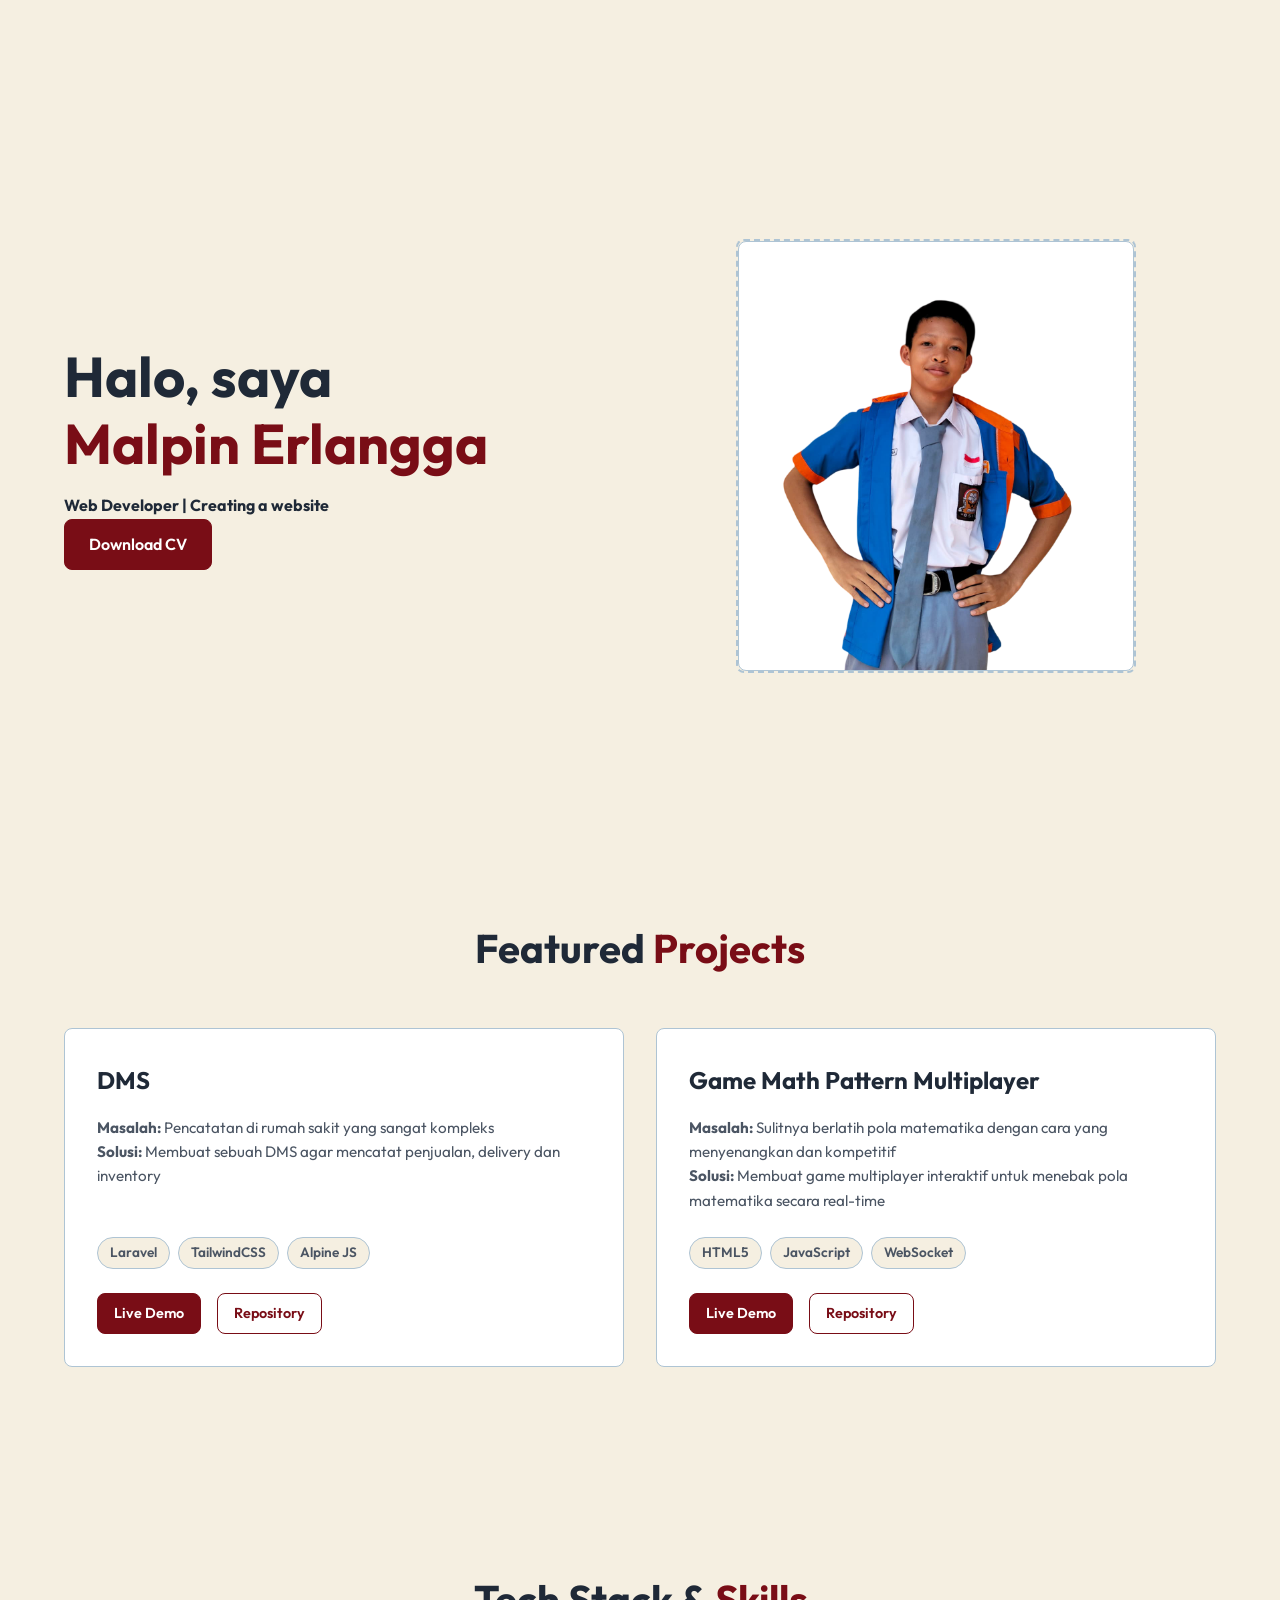
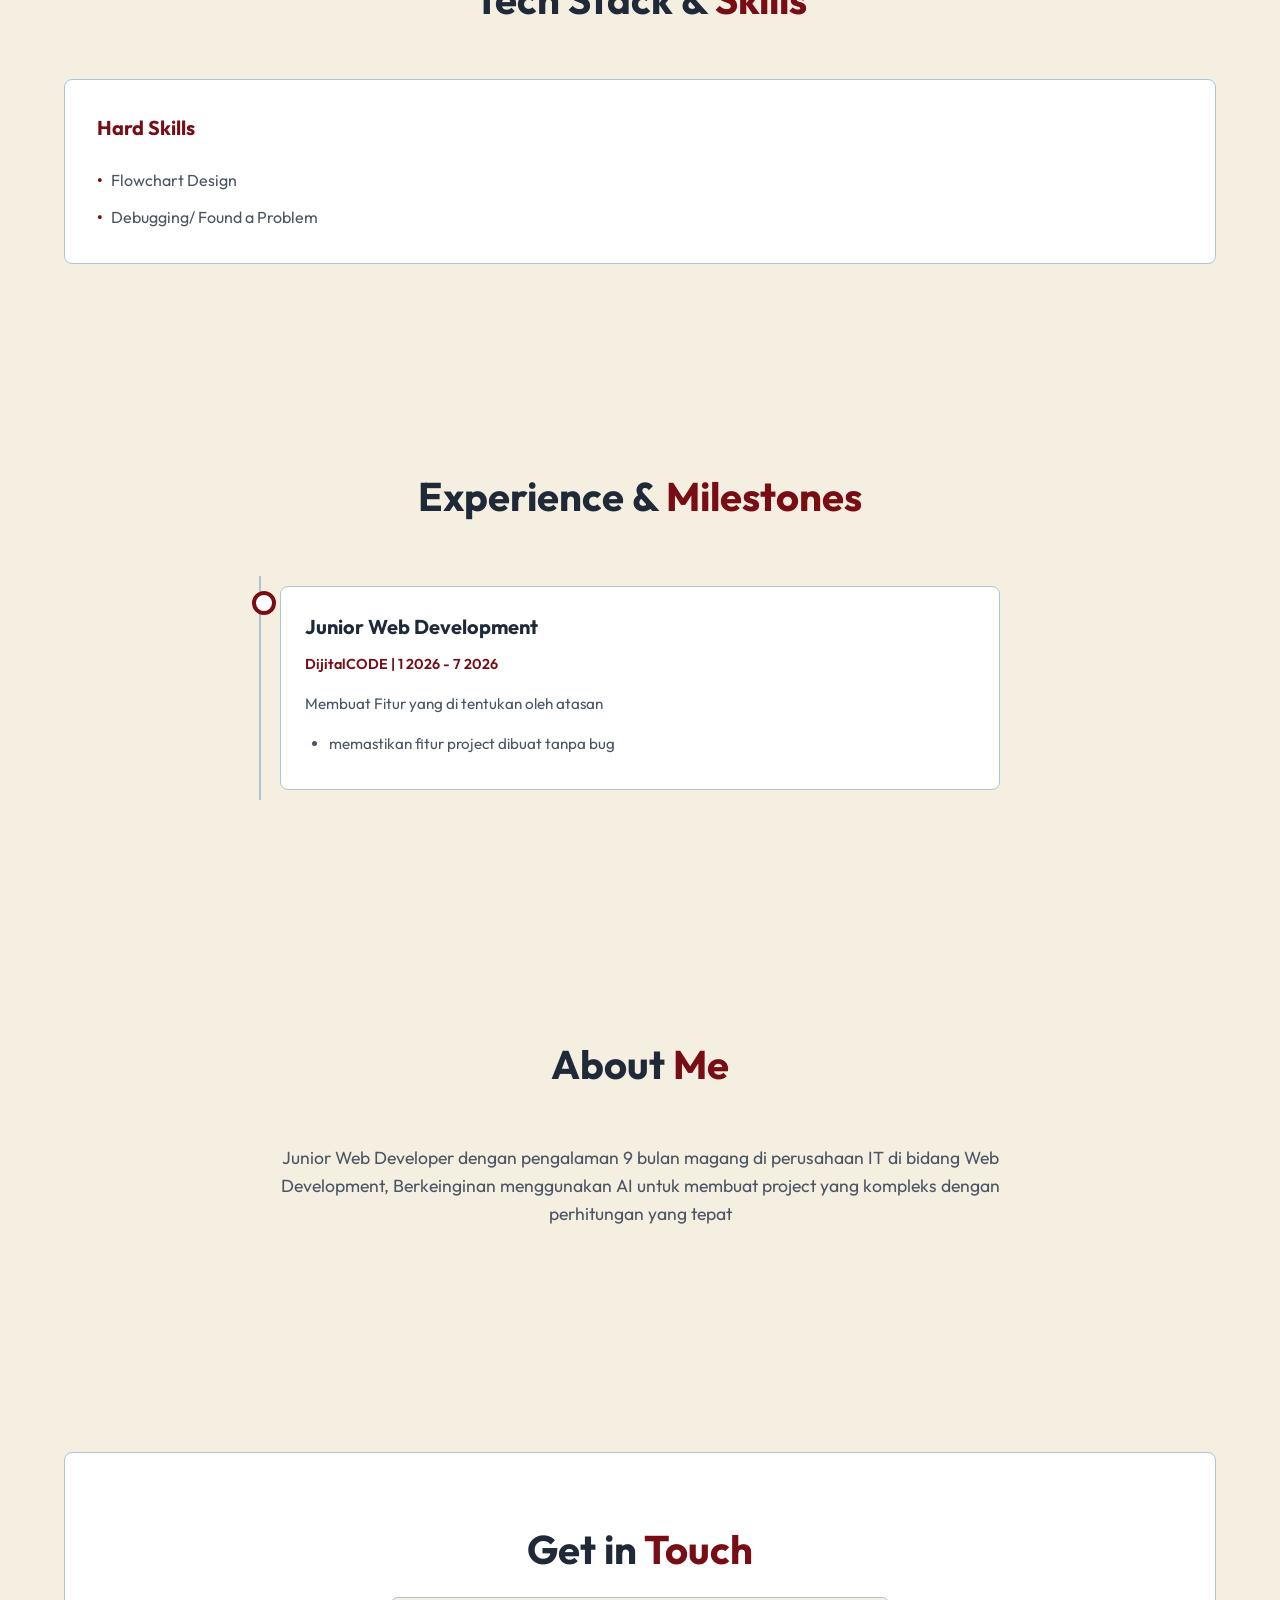
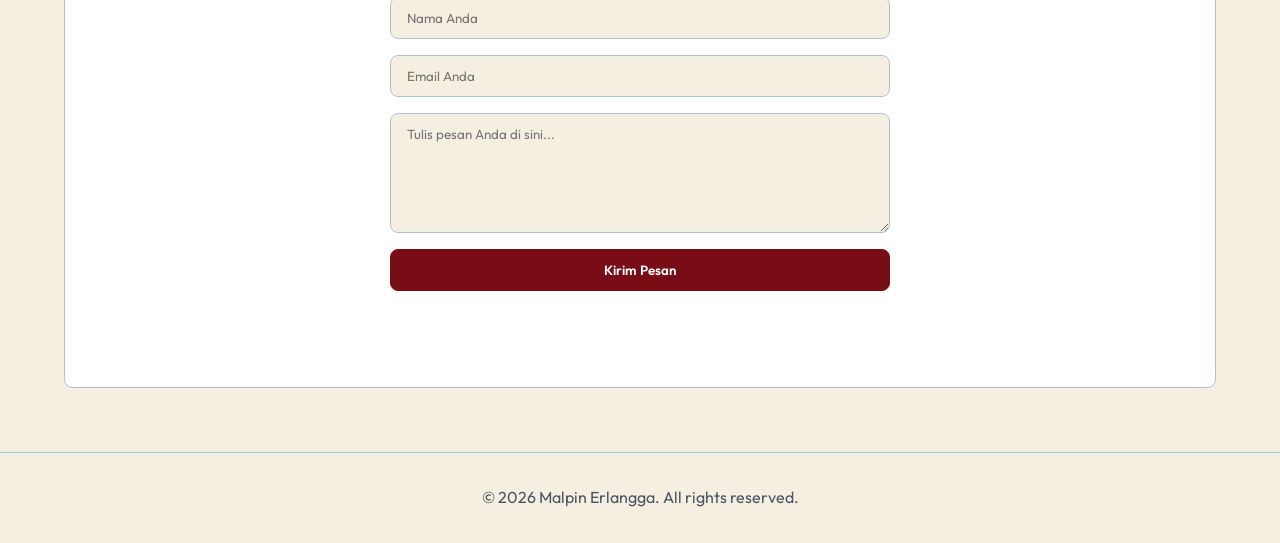
<file: index.html>
<!DOCTYPE html>
<html lang="id">
<head>
    <meta charset="UTF-8">
    <meta name="viewport" content="width=device-width, initial-scale=1.0">
    <meta name="description" content="Portfolio Malpin Erlangga - Junior Web Developer">
    <title>Malpin - Portfolio</title>
    <link href="https://fonts.googleapis.com/css2?family=Outfit:wght@300;400;600;700&display=swap" rel="stylesheet">
    <link rel="stylesheet" href="style.css">
</head>
<body>
    <div class="container">
        <!-- Navbar -->
        <nav>
            <div class="logo">BlueShirt</div>
            <div class="menu-toggle" id="mobile-menu">
                <span class="bar"></span>
                <span class="bar"></span>
                <span class="bar"></span>
            </div>
            <div class="nav-links" id="nav-links">
                <a href="#home">Home</a>
                <a href="#projects">Projects</a>
                <a href="#skills">Skills</a>
                <a href="#experience">Experience</a>
                <a href="#about">About</a>
                <a href="#contact">Contact</a>
            </div>
        </nav>

        <!-- 1. Hero Section -->
        <section class="hero" id="home">
            <div class="hero-content">
                <h1>Halo, saya <br><span style="color: var(--accent-color);">Malpin Erlangga</span></h1>
                <h4>Web Developer | Creating a website</h4>
                <a href="images/CV.jpeg" class="btn btn-primary" download="CV_Malpin_Erlangga.jpeg">Download CV</a>
            </div>
            <div class="hero-image">
                <!-- Tempat siswa memasukkan tag <img> nantinya -->
                <div class="image-placeholder">
                    
                    <img src="images/me.png" alt="Malpin Erlangga">
                </div>
            </div>
        </section>

        <!-- 2. Featured Projects -->
        <section id="projects">
            <h2 class="section-title">Featured <span>Projects</span></h2>
            <div class="projects-grid">
                <!-- Project 1 -->
                <div class="project-card">
                    <h3 class="project-title">DMS</h3>
                    <p class="project-desc">
                        <strong>Masalah:</strong> Pencatatan di rumah sakit yang sangat kompleks<br>
                        <strong>Solusi:</strong> Membuat sebuah DMS agar mencatat penjualan, delivery dan inventory 
                    </p>
                    <div class="tech-stack">
                        <span class="tech-tag">Laravel</span>
                        <span class="tech-tag">TailwindCSS</span>
                        <span class="tech-tag">Alpine JS</span>
                    </div>
                    <div class="project-links">
                        <a href="#" class="btn btn-primary" style="padding: 8px 16px; font-size: 0.9rem;">Live Demo</a>
                        <a href="#" class="btn btn-secondary" style="padding: 8px 16px; font-size: 0.9rem;">Repository</a>
                    </div>
                </div>
                <!-- Project 2 -->
                <div class="project-card">
                    <h3 class="project-title">Game Math Pattern Multiplayer</h3>
                    <p class="project-desc">
                        <strong>Masalah:</strong> Sulitnya berlatih pola matematika dengan cara yang menyenangkan dan kompetitif<br>
                        <strong>Solusi:</strong> Membuat game multiplayer interaktif untuk menebak pola matematika secara real-time
                    </p>
                    <div class="tech-stack">
                        <span class="tech-tag">HTML5</span>
                        <span class="tech-tag">JavaScript</span>
                        <span class="tech-tag">WebSocket</span>
                    </div>
                    <div class="project-links">
                        <a href="#" class="btn btn-primary" style="padding: 8px 16px; font-size: 0.9rem;">Live Demo</a>
                        <a href="#" class="btn btn-secondary" style="padding: 8px 16px; font-size: 0.9rem;">Repository</a>
                    </div>
                </div>
            </div>
        </section>

        <!-- 3. Tech Stack & Skills -->
        <section id="skills">
            <h2 class="section-title">Tech Stack & <span>Skills</span></h2>
            <div class="skills-container">
                <div class="skill-category">
                    <h3>Hard Skills</h3>
                    <ul class="skill-list">
                        <li>Flowchart Design</li>
                        <li>Debugging/ Found a Problem</li>
                    </ul>
                </div>
            </div>
        </section>

        <!-- 4. Experience & Milestones -->
        <section id="experience">
            <h2 class="section-title">Experience & <span>Milestones</span></h2>
            <div class="timeline">
                <div class="timeline-item">
                    <div class="timeline-content">
                        <h3>Junior Web Development</h3>
                        <span class="timeline-date">DijitalCODE | 1 2026 - 7 2026</span>
                        <p>Membuat Fitur yang di tentukan oleh atasan</p>
                        <ul>
                            <li>memastikan fitur project dibuat tanpa bug</li>
                        </ul>
                    </div>
                </div>
            </div>
        </section>

        <!-- 5. About Me -->
        <section id="about">
            <h2 class="section-title">About <span>Me</span></h2>
            <div class="about-content">
                <p>
                    Junior Web Developer dengan pengalaman 9 bulan magang di perusahaan IT di bidang Web Development, 
                    Berkeinginan menggunakan AI untuk membuat project yang kompleks dengan perhitungan yang tepat
                </p>
            </div>
        </section>

        <!-- 6. Contact & Footer -->
        <section id="contact" style="padding-bottom: 0;">
            <div class="contact">
                <h2 class="section-title" style="margin-bottom: 1rem;">Get in <span>Touch</span></h2>
                <form class="contact-form">
                    <input type="text" placeholder="Nama Anda" required>
                    <input type="email" placeholder="Email Anda" required>
                    <textarea placeholder="Tulis pesan Anda di sini..." required></textarea>
                    <button type="submit" class="btn btn-primary" style="width: 100%;">Kirim Pesan</button>
                </form>
            </div>
        </section>
    </div>

    <footer>
        <p>&copy; 2026 Malpin Erlangga. All rights reserved.</p>
    </footer>

    <script>
        const mobileMenu = document.getElementById('mobile-menu');
        const navLinks = document.getElementById('nav-links');

        mobileMenu.addEventListener('click', () => {
            mobileMenu.classList.toggle('is-active');
            navLinks.classList.toggle('active');
        });

        // Menutup menu saat link diklik
        navLinks.querySelectorAll('a').forEach(link => {
            link.addEventListener('click', () => {
                mobileMenu.classList.remove('is-active');
                navLinks.classList.remove('active');
            });
        });

        // Logika Navbar Hilang/Muncul saat Scroll
        let scrollTimeout;
        const navbar = document.querySelector('nav');
        
        window.addEventListener('scroll', () => {
            // Sembunyikan navbar saat scroll
            navbar.style.opacity = '0';
            navbar.style.pointerEvents = 'none';
            navbar.style.transform = 'translateY(-20px)'; // Efek sedikit naik
            
            clearTimeout(scrollTimeout);
            
            // Cek apakah user sudah mencapai dasar halaman
            const isAtBottom = (window.innerHeight + window.scrollY) >= document.body.offsetHeight - 50;
            
            if (isAtBottom) {
                navbar.style.opacity = '1';
                navbar.style.pointerEvents = 'auto';
                navbar.style.transform = 'translateY(0)';
            } else {
                // Munculkan kembali setelah berhenti scroll selama 3.5 detik
                scrollTimeout = setTimeout(() => {
                    navbar.style.opacity = '1';
                    navbar.style.pointerEvents = 'auto';
                    navbar.style.transform = 'translateY(0)';
                }, 1200);
            }
        });

        // Animasi section saat di-scroll ke dalam layar
        const observer = new IntersectionObserver((entries) => {
            entries.forEach(entry => {
                if (entry.isIntersecting) {
                    entry.target.classList.add('visible');
                }
            });
        }, { threshold: 0.15 });

        document.querySelectorAll('section').forEach(section => {
            observer.observe(section);
        });
    </script>
</body>
</html>
</file>
<file: style.css>
:root {
    --bg-color: #F5EFE1;
    --surface-color: #ffffff;
    --text-primary: #1f2937;
    --text-secondary: #4b5563;
    --accent-color: #790D16;
    --card-hover-bg: #f9fafb;
    --border-color: #AEC4D4;
    --transition: all 0.3s ease;
}

html {
    scroll-behavior: smooth;
    scroll-padding-top: 100px; /* Jarak agar header tidak menutupi section */
}

* {
    margin: 0;
    padding: 0;
    box-sizing: border-box;
    font-family: 'Outfit', sans-serif;
}

body {
    background-color: var(--bg-color);
    color: var(--text-primary);
    line-height: 1.6;
}

a {
    text-decoration: none;
    color: inherit;
}

.container {
    max-width: 1200px;
    margin: 0 auto;
    padding: 0 24px;
}

/* Navbar */
nav {
    padding: 16px 24px;
    margin-top: 24px;
    display: flex;
    justify-content: space-between;
    align-items: center;
    position: sticky;
    top: 24px;
    background: var(--surface-color);
    border: 1px solid var(--border-color);
    border-radius: 8px;
    z-index: 100;
    transition: opacity 0.4s ease, transform 0.4s ease;
}

.logo {
    font-weight: 700;
    font-size: 1.5rem;
    color: var(--accent-color);
}

.nav-links {
    display: flex;
    gap: 2rem;
}

.nav-links a {
    font-size: 1rem;
    font-weight: 400;
    transition: var(--transition);
}

.nav-links a:hover {
    color: var(--accent-color);
}

/* Buttons */
.btn {
    display: inline-block;
    padding: 12px 24px;
    border-radius: 8px;
    font-weight: 600;
    cursor: pointer;
    transition: var(--transition);
    border: none;
    outline: none;
    text-align: center;
}

.btn-primary {
    background: var(--accent-color);
    color: white;
    border: 1px solid var(--accent-color);
}

.btn-primary:hover {
    opacity: 0.9;
}

.btn-secondary {
    background: transparent;
    border: 1px solid var(--accent-color);
    color: var(--accent-color);
}

.btn-secondary:hover {
    background: var(--bg-color);
}

/* Menu Toggle (Hamburger) */
.menu-toggle {
    display: none;
    flex-direction: column;
    cursor: pointer;
    gap: 5px;
}

.menu-toggle .bar {
    width: 25px;
    height: 3px;
    background-color: var(--text-primary);
    border-radius: 3px;
    transition: var(--transition);
}

/* Hamburger Animations */
.menu-toggle.is-active .bar:nth-child(1) {
    transform: translateY(8px) rotate(45deg);
}

.menu-toggle.is-active .bar:nth-child(2) {
    opacity: 0;
}

.menu-toggle.is-active .bar:nth-child(3) {
    transform: translateY(-8px) rotate(-45deg);
}

/* Typography */
section {
    padding: 100px 0;
    opacity: 0;
    transform: translateY(20px);
    transition: opacity 0.6s ease-out, transform 0.6s ease-out;
}

section.visible {
    opacity: 1;
    transform: translateY(0);
}

.section-title {
    font-size: 2.5rem;
    margin-bottom: 3rem;
    text-align: center;
    font-weight: 700;
}

.section-title span {
    color: var(--accent-color);
}

/* 1. Hero Section */
.hero {
    display: flex;
    align-items: center;
    justify-content: space-between;
    min-height: 80vh;
    gap: 2rem;
}

.hero-content {
    flex: 1;
}

.hero h1 {
    font-size: 3.5rem;
    line-height: 1.2;
    margin-bottom: 1rem;
}

.hero h2 {
    font-size: 1.5rem;
    color: var(--text-secondary);
    font-weight: 400;
    margin-bottom: 2rem;
}

.hero-image {
    flex: 1;
    display: flex;
    justify-content: center;
}

.hero-image img {
    width: 100%;
    max-width: 400px;
    border-radius: 8px;
    border: 1px solid var(--border-color);
    background-color: var(--surface-color);
}

.image-placeholder {
    width: 100%;
    max-width: 400px;
    aspect-ratio: 1 / 1;
    border-radius: 8px;
    border: 2px dashed var(--border-color);
    background-color: var(--bg-color);
    display: flex;
    align-items: center;
    justify-content: center;
    color: var(--text-secondary);
    font-weight: 600;
}

/* 2. Featured Projects */
.projects-grid {
    display: grid;
    grid-template-columns: repeat(auto-fit, minmax(300px, 1fr));
    gap: 2rem;
}

.project-card {
    background: var(--surface-color);
    border-radius: 8px;
    padding: 2rem;
    transition: var(--transition);
    border: 1px solid var(--border-color);
    display: flex;
    flex-direction: column;
}

.project-card:hover {
    transform: translateY(-5px);
    background: var(--card-hover-bg);
    border-color: var(--accent-color);
}

.project-title {
    font-size: 1.5rem;
    margin-bottom: 1rem;
}

.project-desc {
    color: var(--text-secondary);
    margin-bottom: 1.5rem;
    font-size: 0.95rem;
    flex-grow: 1;
}

.tech-stack {
    display: flex;
    flex-wrap: wrap;
    gap: 0.5rem;
    margin-bottom: 1.5rem;
}

.tech-tag {
    background: var(--bg-color);
    border: 1px solid var(--border-color);
    color: var(--text-secondary);
    padding: 4px 12px;
    border-radius: 20px;
    font-size: 0.85rem;
    font-weight: 600;
}

.project-links {
    display: flex;
    gap: 1rem;
}

/* 3. Tech Stack & Skills */
.skills-container {
    display: grid;
    grid-template-columns: repeat(auto-fit, minmax(250px, 1fr));
    gap: 2rem;
}

.skill-category {
    background: var(--surface-color);
    padding: 2rem;
    border-radius: 8px;
    border: 1px solid var(--border-color);
}

.skill-category h3 {
    margin-bottom: 1.5rem;
    color: var(--accent-color);
    font-size: 1.25rem;
}

.skill-list {
    list-style: none;
    display: flex;
    flex-direction: column;
    gap: 0.75rem;
}

.skill-list li {
    color: var(--text-secondary);
    display: flex;
    align-items: center;
    gap: 0.5rem;
}

.skill-list li::before {
    content: "•";
    color: var(--accent-color);
    font-weight: bold;
}

/* 4. Experience & Milestones */
.timeline {
    position: relative;
    max-width: 800px;
    margin: 0 auto;
}

.timeline::after {
    content: '';
    position: absolute;
    width: 2px;
    background: var(--border-color);
    top: 0;
    bottom: 0;
    left: 20px;
    margin-left: -1px;
}

.timeline-item {
    padding: 10px 40px;
    position: relative;
    width: 100%;
    margin-bottom: 2rem;
}

.timeline-item::after {
    content: '';
    position: absolute;
    width: 16px;
    height: 16px;
    right: auto;
    background-color: var(--surface-color);
    border: 4px solid var(--accent-color);
    top: 15px;
    border-radius: 50%;
    z-index: 1;
    left: 12px;
}

.timeline-content {
    background: var(--surface-color);
    padding: 24px;
    border-radius: 8px;
    border: 1px solid var(--border-color);
}

.timeline-content h3 {
    font-size: 1.25rem;
    margin-bottom: 0.5rem;
}

.timeline-date {
    color: var(--accent-color);
    font-weight: 600;
    font-size: 0.9rem;
    margin-bottom: 1rem;
    display: inline-block;
}

.timeline-content p {
    color: var(--text-secondary);
    font-size: 0.95rem;
}

.timeline-content ul {
    margin-top: 1rem;
    padding-left: 1.5rem;
    color: var(--text-secondary);
    font-size: 0.95rem;
}

.timeline-content li {
    margin-bottom: 0.5rem;
}

/* 5. About Me */
.about-content {
    max-width: 800px;
    margin: 0 auto;
    text-align: center;
}

.about-content p {
    font-size: 1.1rem;
    color: var(--text-secondary);
    margin-bottom: 1.5rem;
}

/* 6. Contact & Footer */
.contact {
    background: var(--surface-color);
    border-radius: 8px;
    border: 1px solid var(--border-color);
    padding: 4rem 2rem;
    text-align: center;
    margin-bottom: 4rem;
}

.contact p {
    color: var(--text-secondary);
    margin-bottom: 2rem;
    max-width: 600px;
    margin-left: auto;
    margin-right: auto;
}

.contact-form {
    max-width: 500px;
    margin: 0 auto 2rem;
    display: flex;
    flex-direction: column;
    gap: 1rem;
}

.contact-form input,
.contact-form textarea {
    width: 100%;
    padding: 12px 16px;
    border-radius: 8px;
    background: var(--bg-color);
    border: 1px solid var(--border-color);
    color: var(--text-primary);
    font-family: inherit;
}

.contact-form textarea {
    resize: vertical;
    min-height: 120px;
}

.contact-form input:focus,
.contact-form textarea:focus {
    outline: none;
    border-color: var(--accent-color);
}

footer {
    text-align: center;
    padding: 2rem 0;
    border-top: 1px solid var(--border-color);
    color: var(--text-secondary);
}

.social-links {
    display: flex;
    justify-content: center;
    gap: 1.5rem;
    margin-bottom: 1.5rem;
}

.social-links a {
    font-size: 1.5rem;
    transition: var(--transition);
}

.social-links a:hover {
    color: var(--accent-color);
    transform: translateY(-2px);
}

@media (max-width: 768px) {
    .hero {
        flex-direction: column-reverse;
        text-align: center;
        padding-top: 2rem;
    }

    .hero h1 {
        font-size: 2.5rem;
    }

    .menu-toggle {
        display: flex;
    }

    .nav-links {
        display: flex;
        flex-direction: column;
        position: absolute;
        top: 100%;
        left: 0;
        width: 100%;
        background-color: var(--surface-color);
        border: 1px solid var(--border-color);
        border-radius: 0 0 8px 8px;
        padding: 1rem 0;
        transform: translateY(-150%);
        opacity: 0;
        transition: all 0.4s ease;
        z-index: -1;
    }

    .nav-links.active {
        transform: translateY(0);
        opacity: 1;
        z-index: 99;
    }

    .nav-links a {
        padding: 1rem 2rem;
        text-align: center;
        border-bottom: 1px solid var(--bg-color);
    }

    .nav-links a:last-child {
        border-bottom: none;
    }
}
</file>
